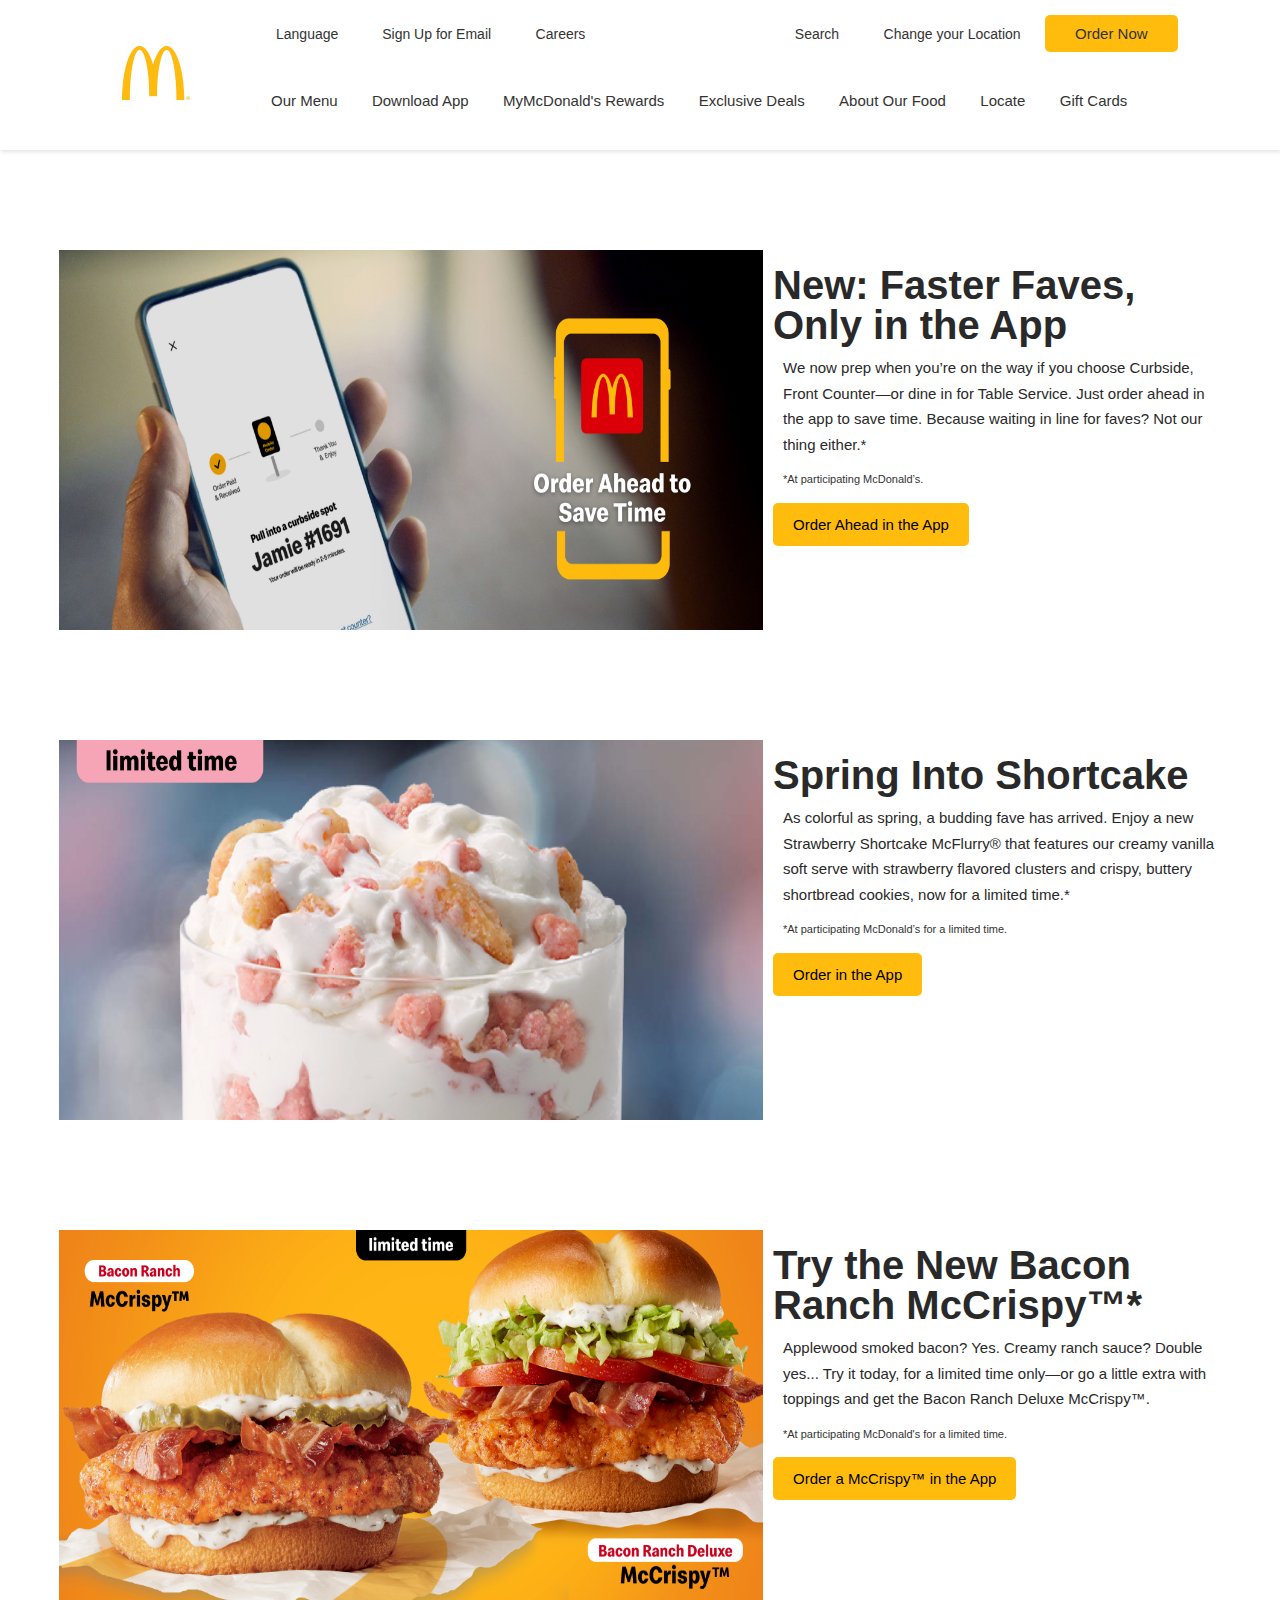
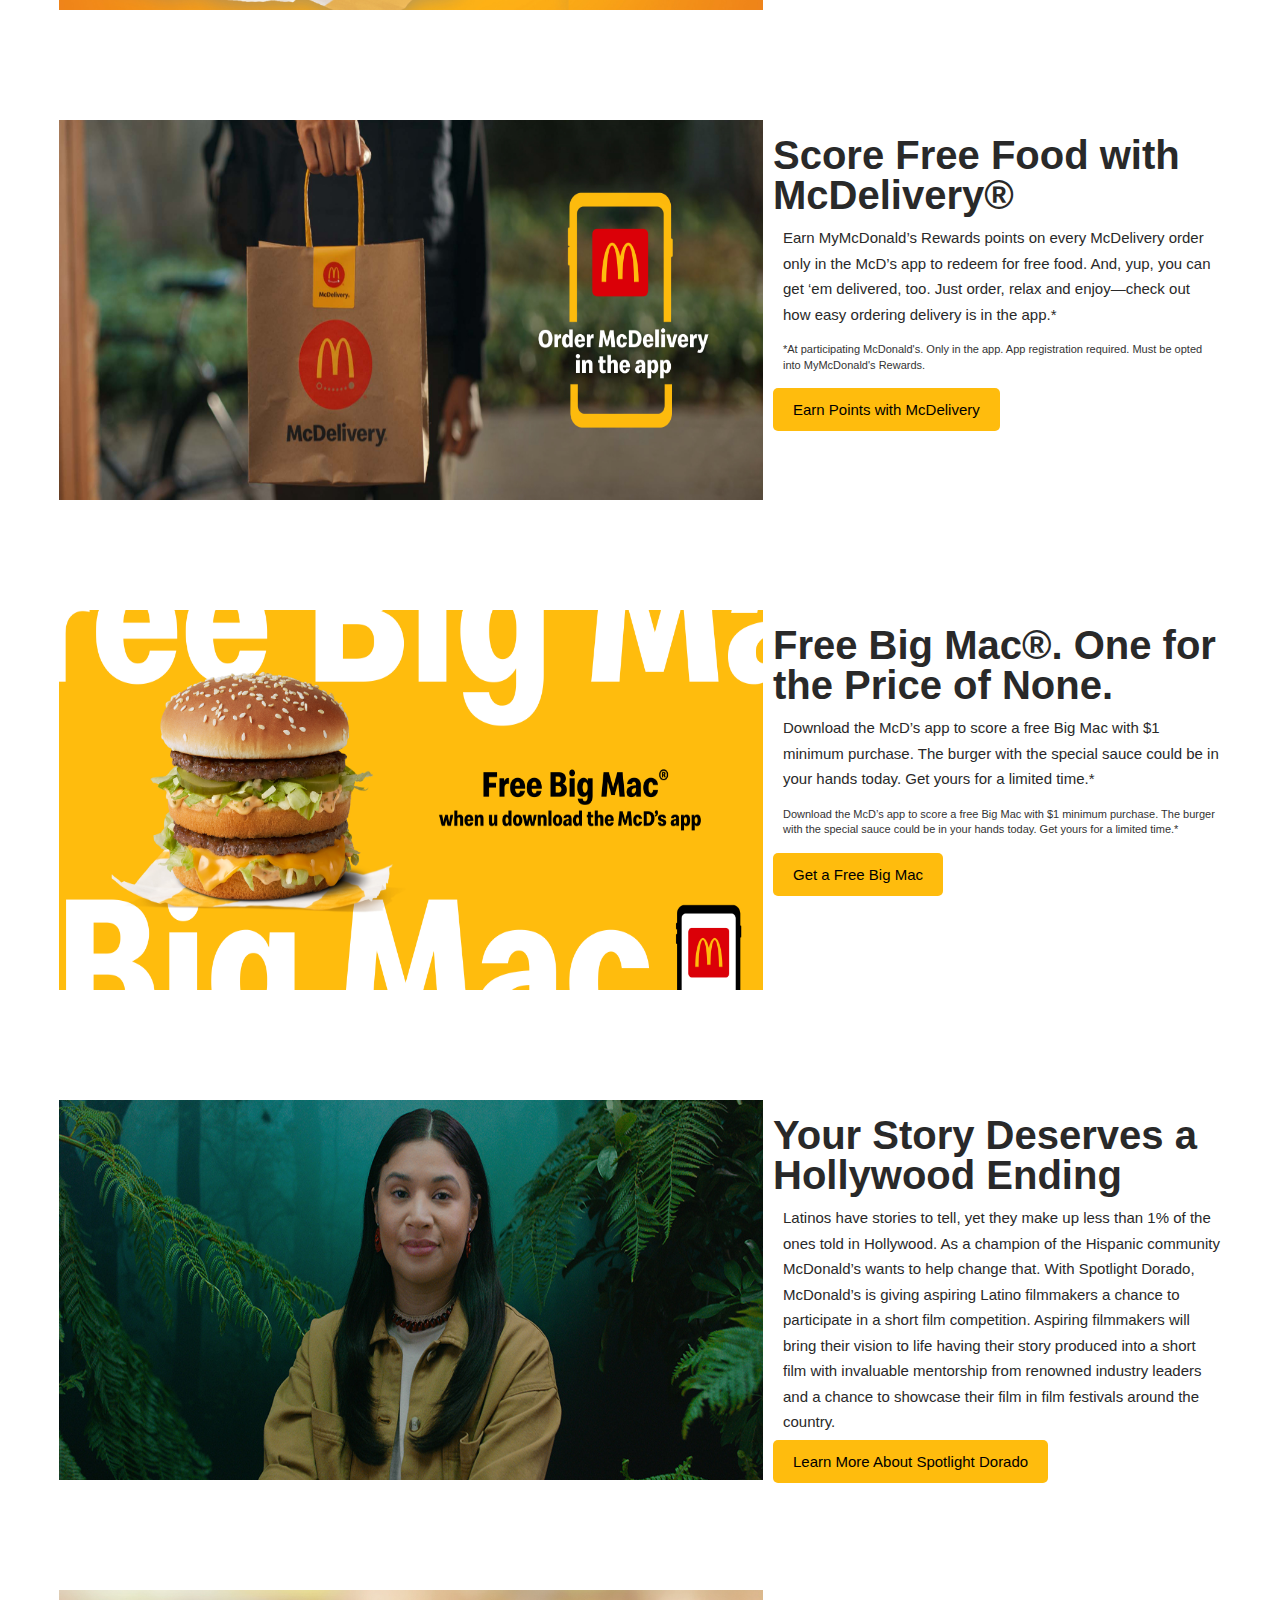
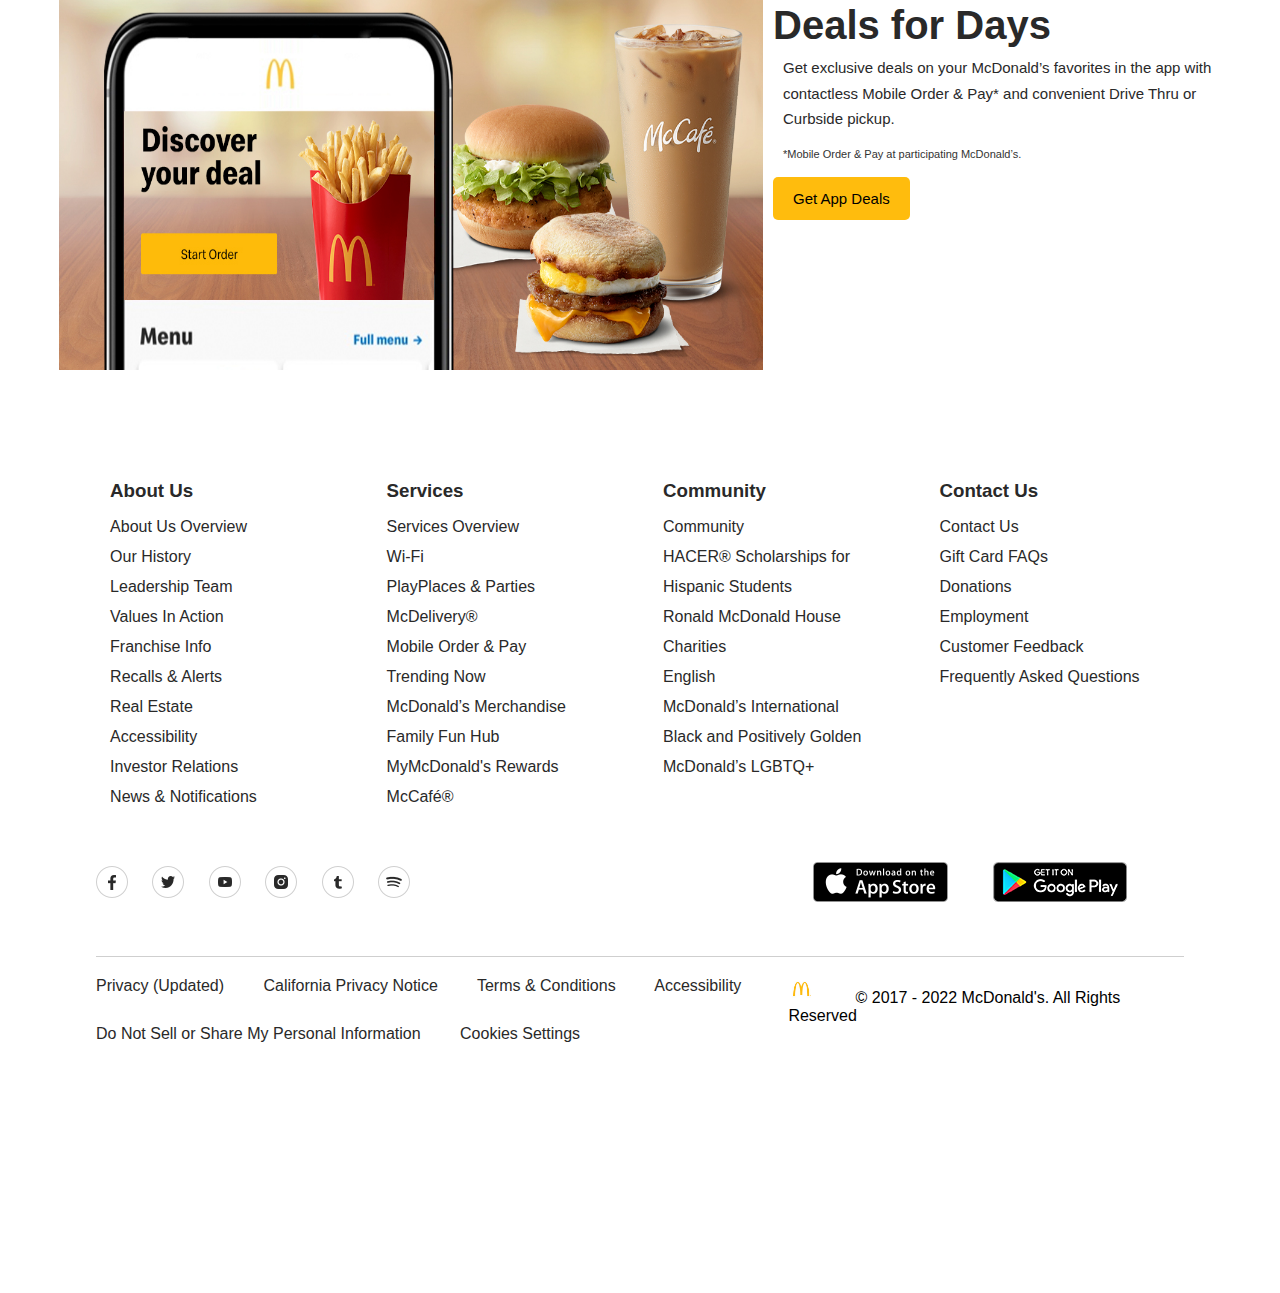
<file: index.html>
<!DOCTYPE html>
<html lang="en">

<head>
    <meta charset="UTF-8">
    <meta http-equiv="X-UA-Compatible" content="IE=edge">
    <meta name="viewport" content="width=device-width, initial-scale=1.0">
    <link rel="stylesheet" href="CSS/style.css">
    <link rel="icon" type="image/png" href="./classOne/img/favicon.ico" />
    <title>McDonald's: Home</title>
</head>

<body>
    <!-- NAVIGATION BAR -->

    <div class="navigation">
        <div class="container">


            <div class="logo">
                <a href="index.html"> <img src="./classOne/img/arches-logo_108x108.jpg" alt=""></a>
            </div>

            <div class="navbar">

                <div class="topnav">

                    <div class="nav1">
                        <a href="">Language </a>
                        <a href="">Sign Up for Email</a>
                        <a href="">Careers</a>
                    </div>

                    <div class="nav2">
                        <a href=""> Search</a>
                        <a href=""> Change your Location</a>
                        <button><a href="">Order Now</a></button>
                    </div>
                </div>

                <div class="bottomnav">
                    <div class="nav3">
                        <a href="">Our Menu </a>
                        <a href="download.html">Download App</a>
                        <a href="">MyMcDonald's Rewards</a>
                        <a href="">Exclusive Deals</a>
                        <a href="About_food.html">About Our Food</a>
                        <a href="">Locate</a>
                        <a href="">Gift Cards</a>
                    </div>
                </div>

            </div>
        </div>
    </div>


    <!-- SECTION 1 -->
    <div class="section1">
        <div class="sec1_img"><img src="./classOne/img/1PUB_ROA_2336x1040v2.jpg" alt="image1"></div>

        <div class="sec1_text">

            <h2> New: Faster Faves, Only in the App</h2>
            <p class="dis">
                We now prep when you’re on the way if you choose Curbside, Front Counter—or dine in for Table Service.
                Just order ahead in the app to save time. Because waiting in line for faves? Not our thing either.*
            </p>

            <p class="note">*At participating McDonald’s.</p>

            <button class="sec">Order Ahead in the App</button>
        </div>
    </div>

    <!-- SECTION 2 -->
    <div class="section1">
        <div class="sec1_img"><img src="./classOne/img/1pub_StrawberryShortcakeMcFlurry_2336x1040.jpg" alt="image1">
        </div>

        <div class="sec1_text">

            <h2> Spring Into Shortcake</h2>
            <p class="dis">
                As colorful as spring, a budding fave has arrived. Enjoy a new Strawberry Shortcake McFlurry® that
                features our creamy vanilla soft serve with strawberry flavored clusters and crispy, buttery shortbread
                cookies, now for a limited time.*
            </p>

            <p class="note">*At participating McDonald’s for a limited time.</p>

            <button class="sec">Order in the App</button>
        </div>
    </div>

    <!-- SECTION 3 -->
    <div class="section1">
        <div class="sec1_img"><img src="./classOne/img/1PUB_McCrispy_2336x1040.jpg" alt="image1"> </div>

        <div class="sec1_text">

            <h2> Try the New Bacon Ranch McCrispy™*</h2>
            <p class="dis">
                Applewood smoked bacon? Yes. Creamy ranch sauce? Double yes... Try it today, for a limited time only—or
                go a little extra with toppings and get the Bacon Ranch Deluxe McCrispy™.
            </p>

            <p class="note">*At participating McDonald's for a limited time.</p>

            <button class="sec">Order a McCrispy™ in the App</button>
        </div>
    </div>

    <!-- SECTION 4 -->
    <div class="section1">
        <div class="sec1_img"><img src="./classOne/img/1pub_McDeliveryintheApp_Launch_2336x1040_v3.jpg" alt="image1">
        </div>

        <div class="sec1_text">

            <h2> Score Free Food with McDelivery®</h2>
            <p class="dis">
                Earn MyMcDonald’s Rewards points on every McDelivery order only in the McD’s app to redeem for free
                food. And, yup, you can get ‘em delivered, too. Just order, relax and enjoy—check out how easy ordering
                delivery is in the app.*
            </p>

            <p class="note">*At participating McDonald's. Only in the app. App registration required. Must be opted into
                MyMcDonald's Rewards.</p>

            <button class="sec">Earn Points with McDelivery</button>
        </div>
    </div>

    <!-- SECTION 5 -->
    <div class="section1">
        <div class="sec1_img"><img src="./classOne/img/1pub_FreeBigMac_2336x1040v7.jpg" alt="image1"> </div>

        <div class="sec1_text">

            <h2> Free Big Mac®. One for the Price of None.</h2>
            <p class="dis">
                Download the McD’s app to score a free Big Mac with $1 minimum purchase. The burger with the special
                sauce could be in your hands today. Get yours for a limited time.*
            </p>

            <p class="note">Download the McD’s app to score a free Big Mac with $1 minimum purchase. The burger with the
                special sauce could be in your hands today. Get yours for a limited time.*</p>

            <button class="sec">Get a Free Big Mac</button>
        </div>
    </div>

    <!-- SECTION 6 -->
    <div class="section1">
        <div class="sec1_img"><img src="./classOne/img/1PUB_Spotlight_Dorado_1168x520.jpg" alt="image1"> </div>

        <div class="sec1_text">

            <h2> Your Story Deserves a Hollywood Ending</h2>
            <p class="dis">
                Latinos have stories to tell, yet they make up less than 1% of the ones told in Hollywood. As a champion
                of the Hispanic community McDonald’s wants to help change that. With Spotlight Dorado, McDonald’s is
                giving aspiring Latino filmmakers a chance to participate in a short film competition. Aspiring
                filmmakers will bring their vision to life having their story produced into a short film with invaluable
                mentorship from renowned industry leaders and a chance to showcase their film in film festivals around
                the country.
            </p>

            <button class="sec">Learn More About Spotlight Dorado</button>
        </div>
    </div>

    <!-- SECTION 7 -->
    <div class="section1">
        <div class="sec1_img"><img src="./classOne/img/1PUB_Desktop_Deals-v1_1168x520.jpg" alt="image1"> </div>

        <div class="sec1_text">

            <h2> Deals for Days</h2>
            <p class="dis">
                Get exclusive deals on your McDonald’s favorites in the app with contactless Mobile Order & Pay* and
                convenient Drive Thru or Curbside pickup.
            </p>

            <p class="note">*Mobile Order & Pay at participating McDonald’s.</p>

            <button class="sec">Get App Deals</button>
        </div>
    </div>
    <footer>


        <div class="section2">
            <div class="sec2_row">
                <ul>
                    <h3>About Us</h3>
                    <li> About Us Overview</li>
                    <li>Our History</li>
                    <li>Leadership Team</li>
                    <li>Values In Action</li>
                    <li>Franchise Info</li>
                    <li>Recalls & Alerts</li>
                    <li>Real Estate</li>
                    <li>Accessibility</li>
                    <li>Investor Relations</li>
                    <li>News & Notifications</li>
                </ul>

            </div>

            <div class="sec2_row">
                <ul>
                    <h3>Services</h3>
                    <li>Services Overview</li>
                    <li>Wi-Fi</li>
                    <li>PlayPlaces & Parties</li>
                    <li>McDelivery®</li>
                    <li>Mobile Order & Pay</li>
                    <li>Trending Now</li>
                    <li>McDonald’s Merchandise</li>
                    <li>Family Fun Hub</li>
                    <li>MyMcDonald's Rewards</li>
                    <li>McCafé®</li>
                </ul>
            </div>


            <div class="sec2_row">
                <ul>
                    <h3>Community</h3>
                    <li>Community</li>
                    <li>HACER® Scholarships for Hispanic Students</li>
                    <li>Ronald McDonald House Charities</li>
                    <li>English</li>
                    <li>McDonald’s International</li>
                    <li>Black and Positively Golden</li>
                    <li>McDonald’s LGBTQ+</li>
                </ul>
            </div>

            <div class="sec2_row">
                <ul>
                    <h3>Contact Us</h3>
                    <li>Contact Us</li>
                    <li>Gift Card FAQs</li>
                    <li>Donations</li>
                    <li>Employment</li>
                    <li>Customer Feedback</li>
                    <li>Frequently Asked Questions</li>
                </ul>
            </div>
        </div>
        <div class="footernav">
            <div class="social">
                <a class="social" href=""><img src="./classOne/img/facebook.png" alt="facebook"></a>
                <a class="social" href=""><img src="./classOne/img/twitter.png" alt="twitter"></a>
                <a class="social" a href=""><img src="./classOne/img/youtube.png" alt="youtube"></a>
                <a class="social" a href=""><img src="./classOne/img/instagram.png" alt="instagram"></a>
                <a class="social" href=""><img src="./classOne/img/tumblr.png" alt="tumblr"></a>
                <a class="social" href=""><img src="./classOne/img/spotify.png" alt="spotify"></a>
            </div>

            <div class="store">
                <a class="social" href=""><img src="./classOne/img/app_store_badge.png" alt="facebook"></a>
                <a class="social" href=""><img src="./classOne/img/google_play_badge.png" alt="facebook"></a>

            </div>
        </div>

        <div class="end">
            <div class="end1">

                <div class="end_r1">
                    <a class="end1" href="">Privacy (Updated)</a>
                    <a class="end1" href="">California Privacy Notice</a>
                    <a class="end1" href="">Terms & Conditions</a>
                    <a class="end1" href="">Accessibility</a>
                </div>

                <div class="end_r2">
                    <a class="end1 " href="">Do Not Sell or Share My Personal Information</a>
                    <a class="end1 " href="">Cookies Settings</a>
                </div>
            </div>

            <div class="end2">
                <a class="end1" href=""><img src="./classOne/img/arches-logo_108x108.jpg" alt=""></a>
                © 2017 - 2022 McDonald's. All Rights Reserved </div>
        </div>

        </div>

    </footer>



</body>

</html>
</file>
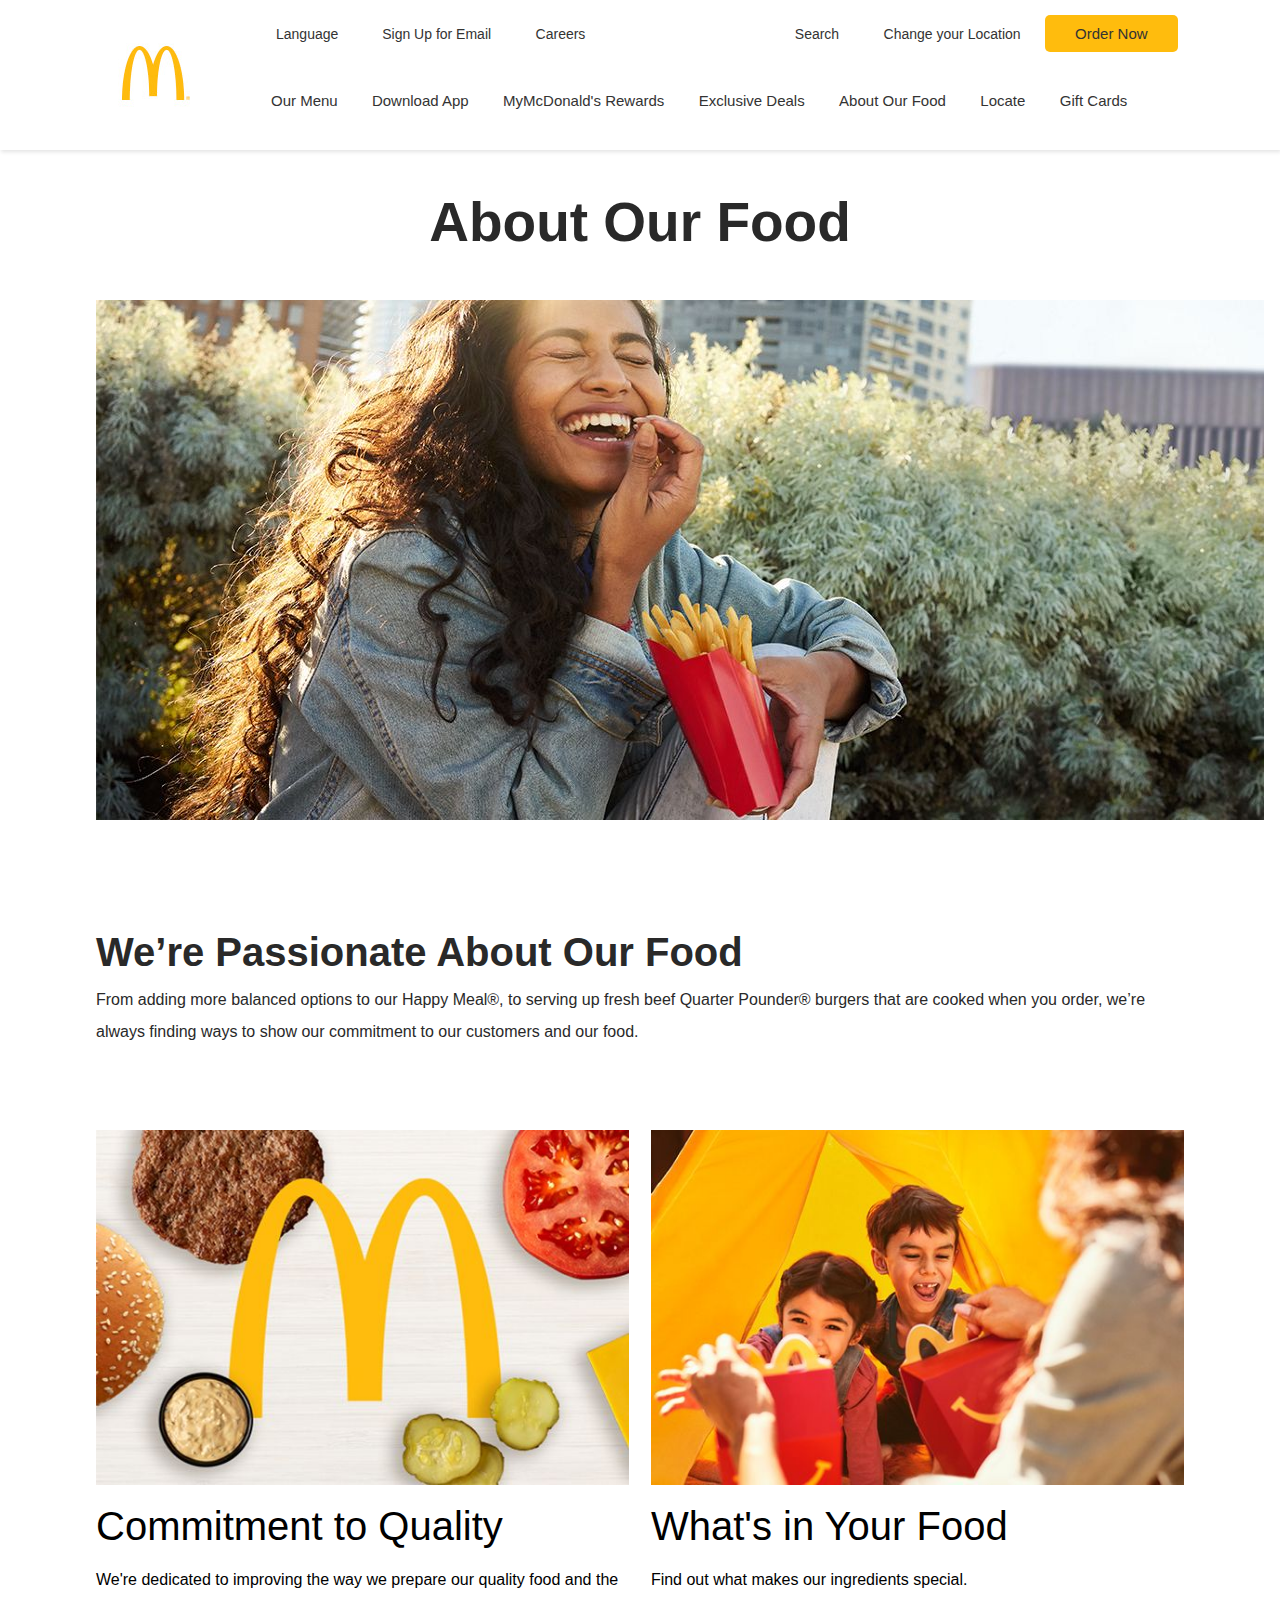
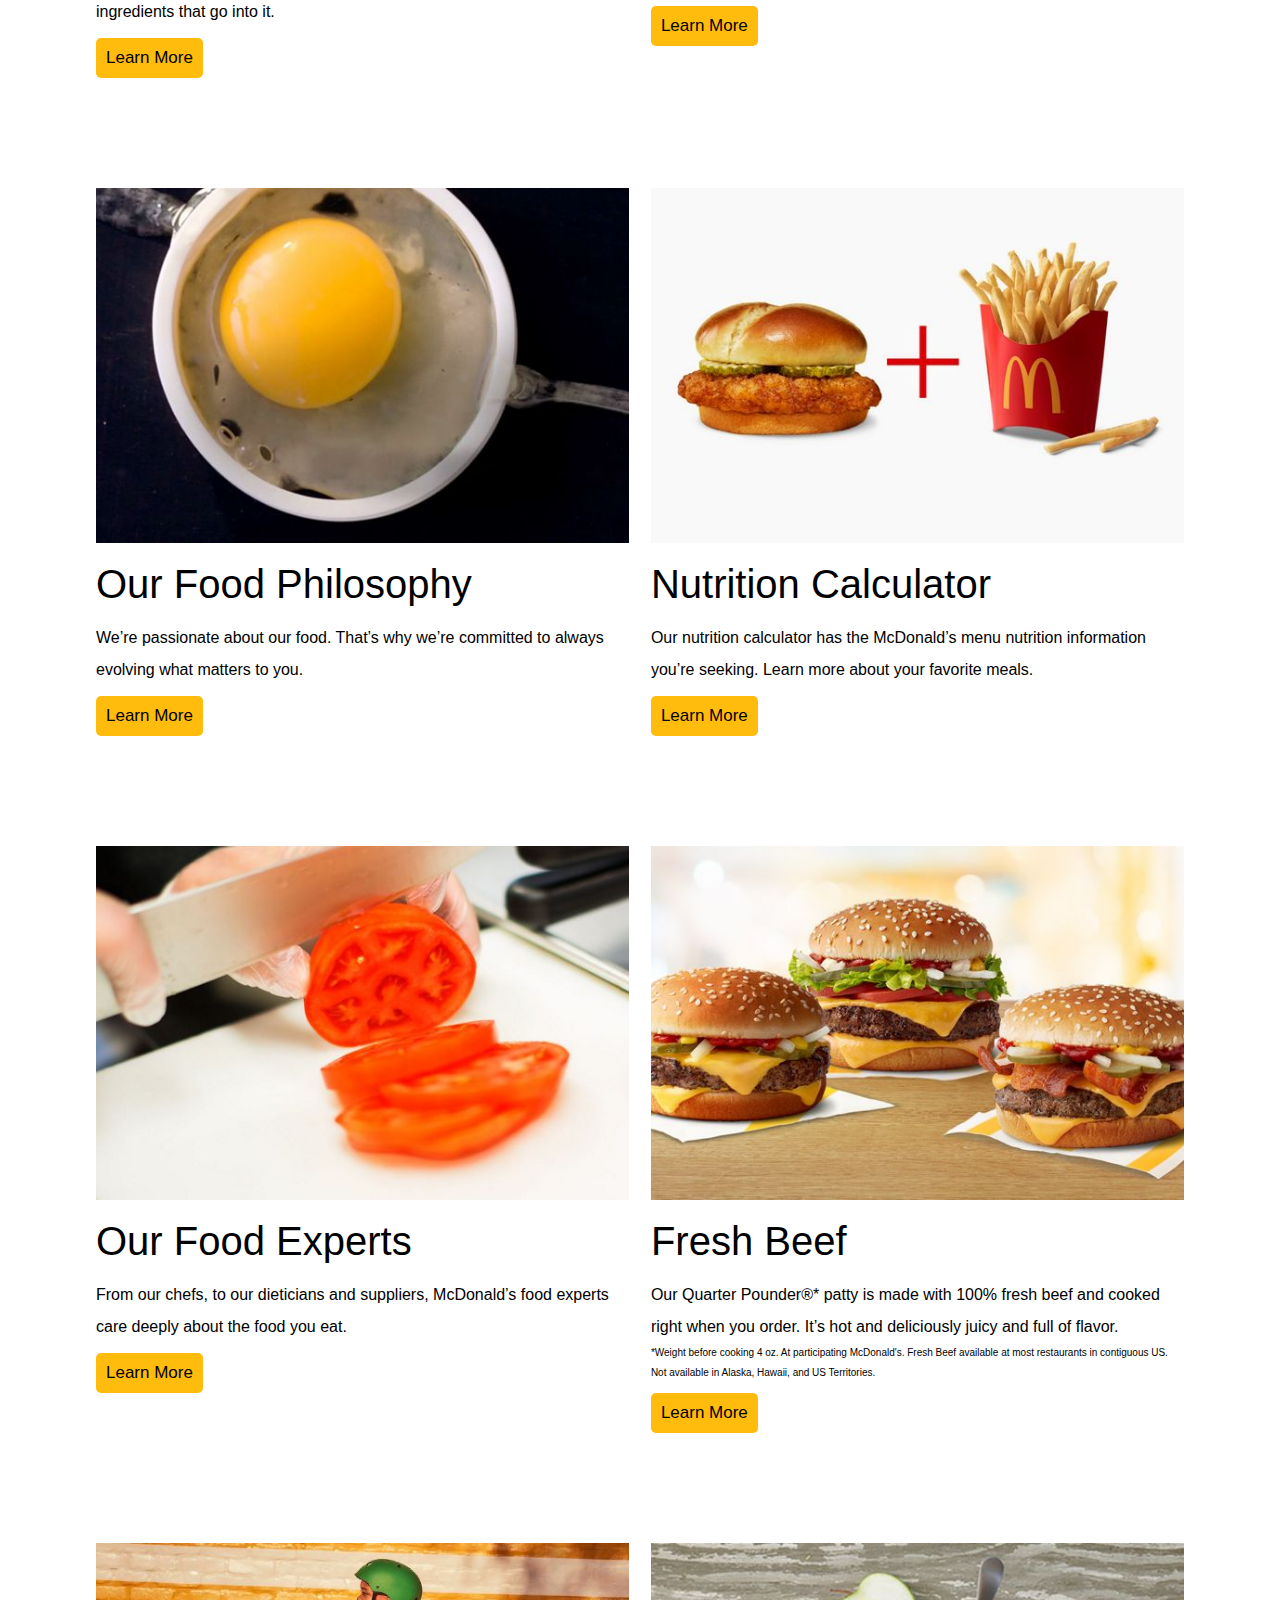
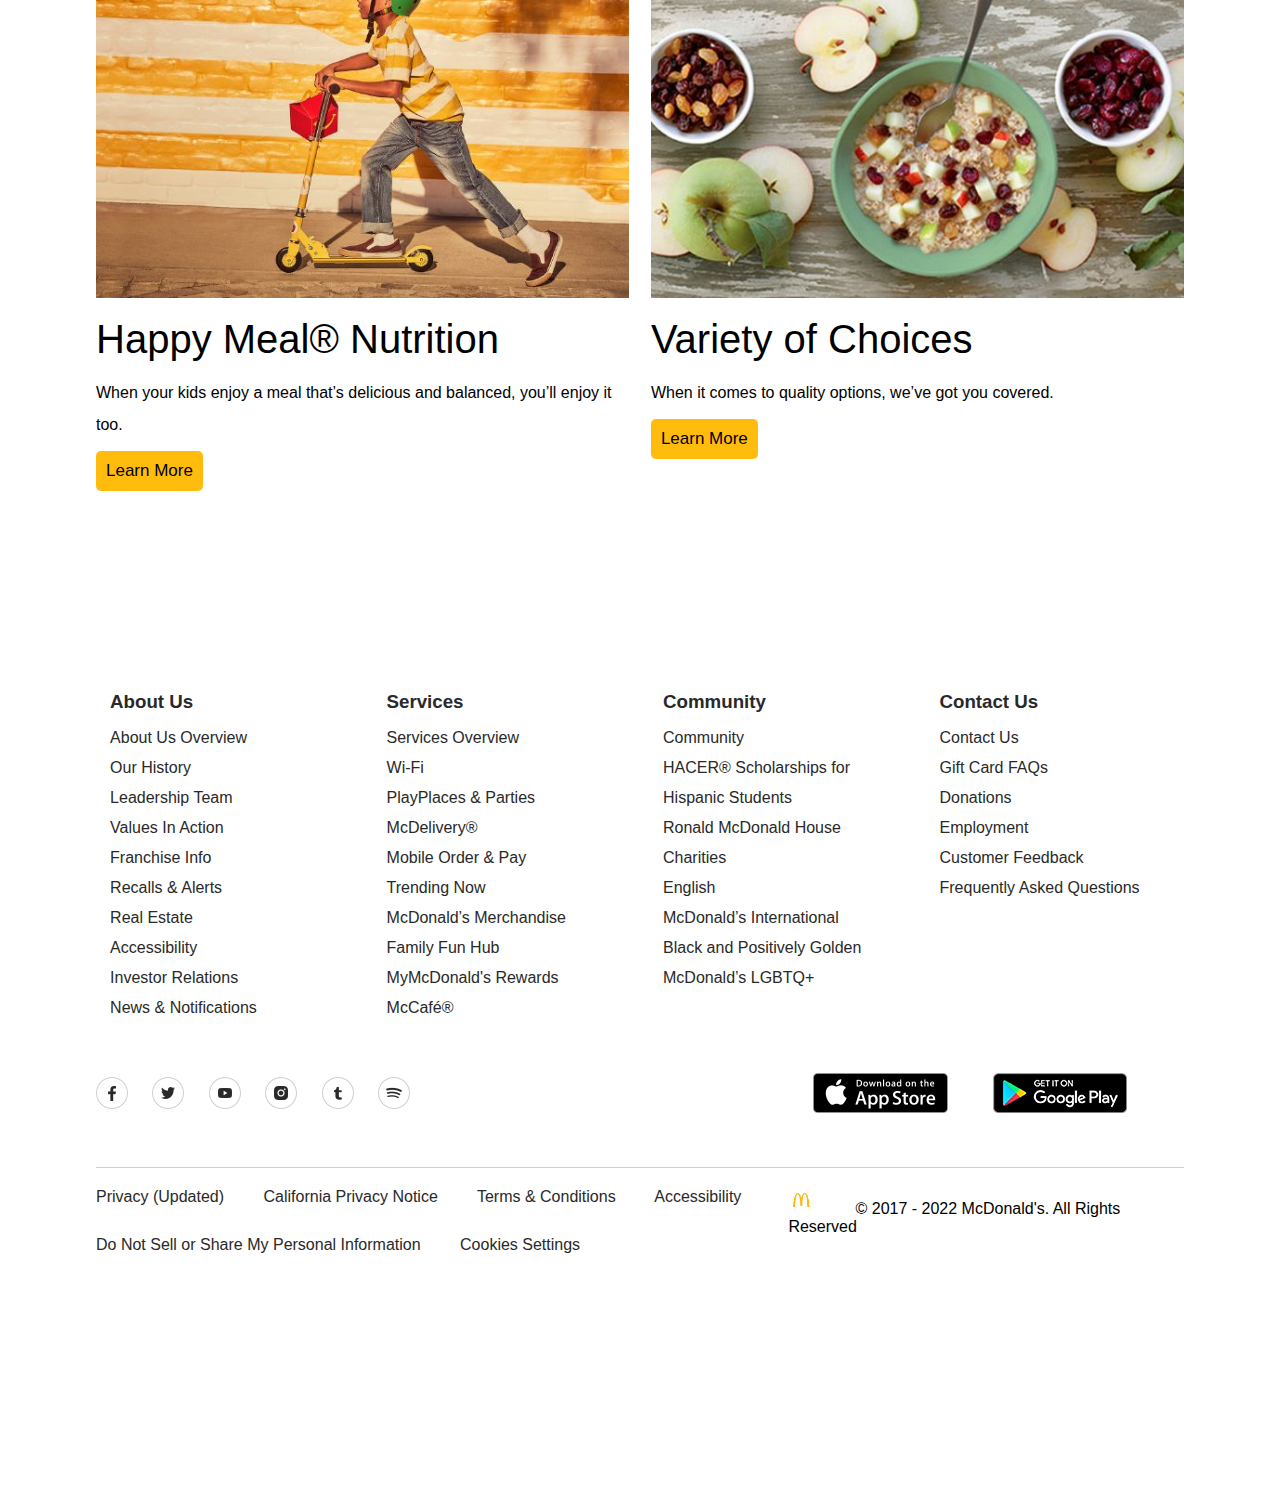
<file: About_food.html>
<!DOCTYPE html>
<html lang="en">

<head>
    <meta charset="UTF-8">
    <meta http-equiv="X-UA-Compatible" content="IE=edge">
    <meta name="viewport" content="width=device-width, initial-scale=1.0">
    <link rel="stylesheet" href="CSS/style.css">
    <link rel="icon" type="image/png" href="./classOne/img/favicon.ico"/>
    <title>McDonald's: About Our Food</title>
</head>

<body>
    <!-- NAVIGATION BAR -->

    <div class="navigation">
        <div class="container">


            <div class="logo">
                <a href="index.html"> <img src="./classOne/img/arches-logo_108x108.jpg" alt=""></a>
            </div>

            <div class="navbar">

                <div class="topnav">

                    <div class="nav1">
                        <a href="">Language </a>
                        <a href="">Sign Up for Email</a>
                        <a href="">Careers</a>
                    </div>

                    <div class="nav2">
                        <a href=""> Search</a>
                        <a href=""> Change your Location</a>
                        <button><a href="">Order Now</a></button>
                    </div>
                </div>

                <div class="bottomnav">
                    <div class="nav3">
                        <a href="">Our Menu </a>
                        <a href="download.html">Download App</a>
                        <a href="">MyMcDonald's Rewards</a>
                        <a href="">Exclusive Deals</a>
                        <a href="About_food.html">About Our Food</a>
                        <a href="">Locate</a>
                        <a href="">Gift Cards</a>
                    </div>
                </div>

            </div>
        </div>
    </div>


    <div class="herosection">
        <h1 class="herosection">About Our Food</h1>

    </div>
    <div class="banner">
        <div class="banner_img">
            <img src="./classOne/img/About_Our_Food_Hero_1260x560_Desktop_hero-desktop.jpg" alt="">
        </div>

    </div>


    <div class="wrapper">
        <div class="wrap">
            <h2>We’re Passionate About Our Food</h2>
            <p>From adding more balanced options to our Happy Meal®, to serving up fresh beef Quarter Pounder® burgers
                that are cooked when you order, we’re always finding ways to show our commitment to our customers and
                our food. </p>
        </div>
    </div>

    <section>
        <div class="teaser">
            <div class="teaser-img">
                <img src="./classOne/img/2_Pub_Commitment_574x384_2-column-desktop.jpg" alt="image">
                <h4>Commitment to Quality</h4>
                <p>We're dedicated to improving the way we prepare our quality food and the ingredients that go into it.</p>
                <button class="btn">Learn More</button>
            </div>

            <div class="teaser-img">
                <img class="fit" src="./classOne/img/2_Pub_Whats_In_Your_Food_574x384_2-column-desktop.jpg" alt="image">
                <h4>What's in Your Food</h4>
                <p>Find out what makes our ingredients special.</p>
                <button class="btn">Learn More</button>
            </div>
        </div>


        

        <div class="teaser">
            <div class="teaser-img">
                <img class="fit" src="./classOne/img/about-food_philosophy_pub-2-col_1110x740_2-column-desktop.jpg" alt="image">
                <h4>Our Food Philosophy</h4>
                <p>We’re passionate about our food. That’s why we’re committed to always evolving what matters to you.</p>
                <button class="btn">Learn More</button>
            </div>

            <div class="teaser-img">
                <img class="fit" src="./classOne/img/TwoPub_Desktop_NutritionCalculator_1110x740_2-column-desktop.jpg" alt="image">
                <h4>Nutrition Calculator</h4>
                <p>Our nutrition calculator has the McDonald’s menu nutrition information you’re seeking. Learn more about your favorite meals.</p>
                <button class="btn">Learn More</button>
            </div>
        </div>




        <div class="teaser">
            <div class="teaser-img">
                <img class="fit" src="./classOne/img/Our_Food_Experts_2-col_1110x740_2-column-desktop.jpg" alt="image">
                <h4>Our Food Experts</h4>
                <p>From our chefs, to our dieticians and suppliers, McDonald’s food experts care deeply about the food you eat.</p>
                <button class="btn">Learn More</button>
            </div>

            <div class="teaser-img">
                <img class="fit" src="./classOne/img/2Pub_QPC_1110x740_2-column-desktop.jpg" alt="image">
                <h4>Fresh Beef</h4>
                <p>Our Quarter Pounder®* patty is made with 100% fresh beef and cooked right when you order. It’s hot and deliciously juicy and full of flavor.</p>
                <p class="teaser_note ">*Weight before cooking 4 oz. At participating McDonald's. Fresh Beef available at most restaurants in contiguous US. Not available in Alaska, Hawaii, and US Territories.</p>
                <button class="btn">Learn More</button>
            </div>
        </div>



        <div class="teaser">
            <div class="teaser-img">
                <img class="fit" src="./classOne/img/2_Pub_Happy_Meal_574x384_2-column-desktop.jpg" alt="image">
                <h4>Happy Meal® Nutrition</h4>
                <p>When your kids enjoy a meal that’s delicious and balanced, you’ll enjoy it too.</p>
                <button class="btn">Learn More</button>
            </div>

            <div class="teaser-img">
                <img class="fit" src="./classOne/img/Variety_2Col_1110x740_Desktop_2-column-desktop.jpg" alt="image">
                <h4>Variety of Choices</h4>
                <p>When it comes to quality options, we’ve got you covered.</p>
                <button class="btn">Learn More</button>
            </div>
        </div>


    </section>




    <footer>


        <div class="section2">
            <div class="sec2_row">
                <ul>
                    <h3>About Us</h3>
                    <li> About Us Overview</li>
                    <li>Our History</li>
                    <li>Leadership Team</li>
                    <li>Values In Action</li>
                    <li>Franchise Info</li>
                    <li>Recalls & Alerts</li>
                    <li>Real Estate</li>
                    <li>Accessibility</li>
                    <li>Investor Relations</li>
                    <li>News & Notifications</li>
                </ul>

            </div>

            <div class="sec2_row">
                <ul>
                    <h3>Services</h3>
                    <li>Services Overview</li>
                    <li>Wi-Fi</li>
                    <li>PlayPlaces & Parties</li>
                    <li>McDelivery®</li>
                    <li>Mobile Order & Pay</li>
                    <li>Trending Now</li>
                    <li>McDonald’s Merchandise</li>
                    <li>Family Fun Hub</li>
                    <li>MyMcDonald's Rewards</li>
                    <li>McCafé®</li>
                </ul>
            </div>


            <div class="sec2_row">
                <ul>
                    <h3>Community</h3>
                    <li>Community</li>
                    <li>HACER® Scholarships for Hispanic Students</li>
                    <li>Ronald McDonald House Charities</li>
                    <li>English</li>
                    <li>McDonald’s International</li>
                    <li>Black and Positively Golden</li>
                    <li>McDonald’s LGBTQ+</li>
                </ul>
            </div>

            <div class="sec2_row">
                <ul>
                    <h3>Contact Us</h3>
                    <li>Contact Us</li>
                    <li>Gift Card FAQs</li>
                    <li>Donations</li>
                    <li>Employment</li>
                    <li>Customer Feedback</li>
                    <li>Frequently Asked Questions</li>
                </ul>
            </div>
        </div>
        <div class="footernav">
            <div class="social">
                <a class="social" href=""><img src="./classOne/img/facebook.png" alt="facebook"></a>
                <a class="social" href=""><img src="./classOne/img/twitter.png" alt="twitter"></a>
                <a class="social" a href=""><img src="./classOne/img/youtube.png" alt="youtube"></a>
                <a class="social" a href=""><img src="./classOne/img/instagram.png" alt="instagram"></a>
                <a class="social" href=""><img src="./classOne/img/tumblr.png" alt="tumblr"></a>
                <a class="social" href=""><img src="./classOne/img/spotify.png" alt="spotify"></a>
            </div>

            <div class="store">
                <a class="social" href=""><img src="./classOne/img/app_store_badge.png" alt="facebook"></a>
                <a class="social" href=""><img src="./classOne/img/google_play_badge.png" alt="facebook"></a>

            </div>
        </div>

        <div class="end">
            <div class="end1">

                <div class="end_r1">
                    <a class="end1" href="">Privacy (Updated)</a>
                    <a class="end1" href="">California Privacy Notice</a>
                    <a class="end1" href="">Terms & Conditions</a>
                    <a class="end1" href="">Accessibility</a>
                </div>

                <div class="end_r2">
                    <a class="end1 " href="">Do Not Sell or Share My Personal Information</a>
                    <a class="end1 " href="">Cookies Settings</a>
                </div>
            </div>

            <div class="end2">
                <a class="end1" href=""><img src="./classOne/img/arches-logo_108x108.jpg" alt=""></a>
                © 2017 - 2022 McDonald's. All Rights Reserved </div>
        </div>

        </div>

    </footer>
</body>

</html>
</file>
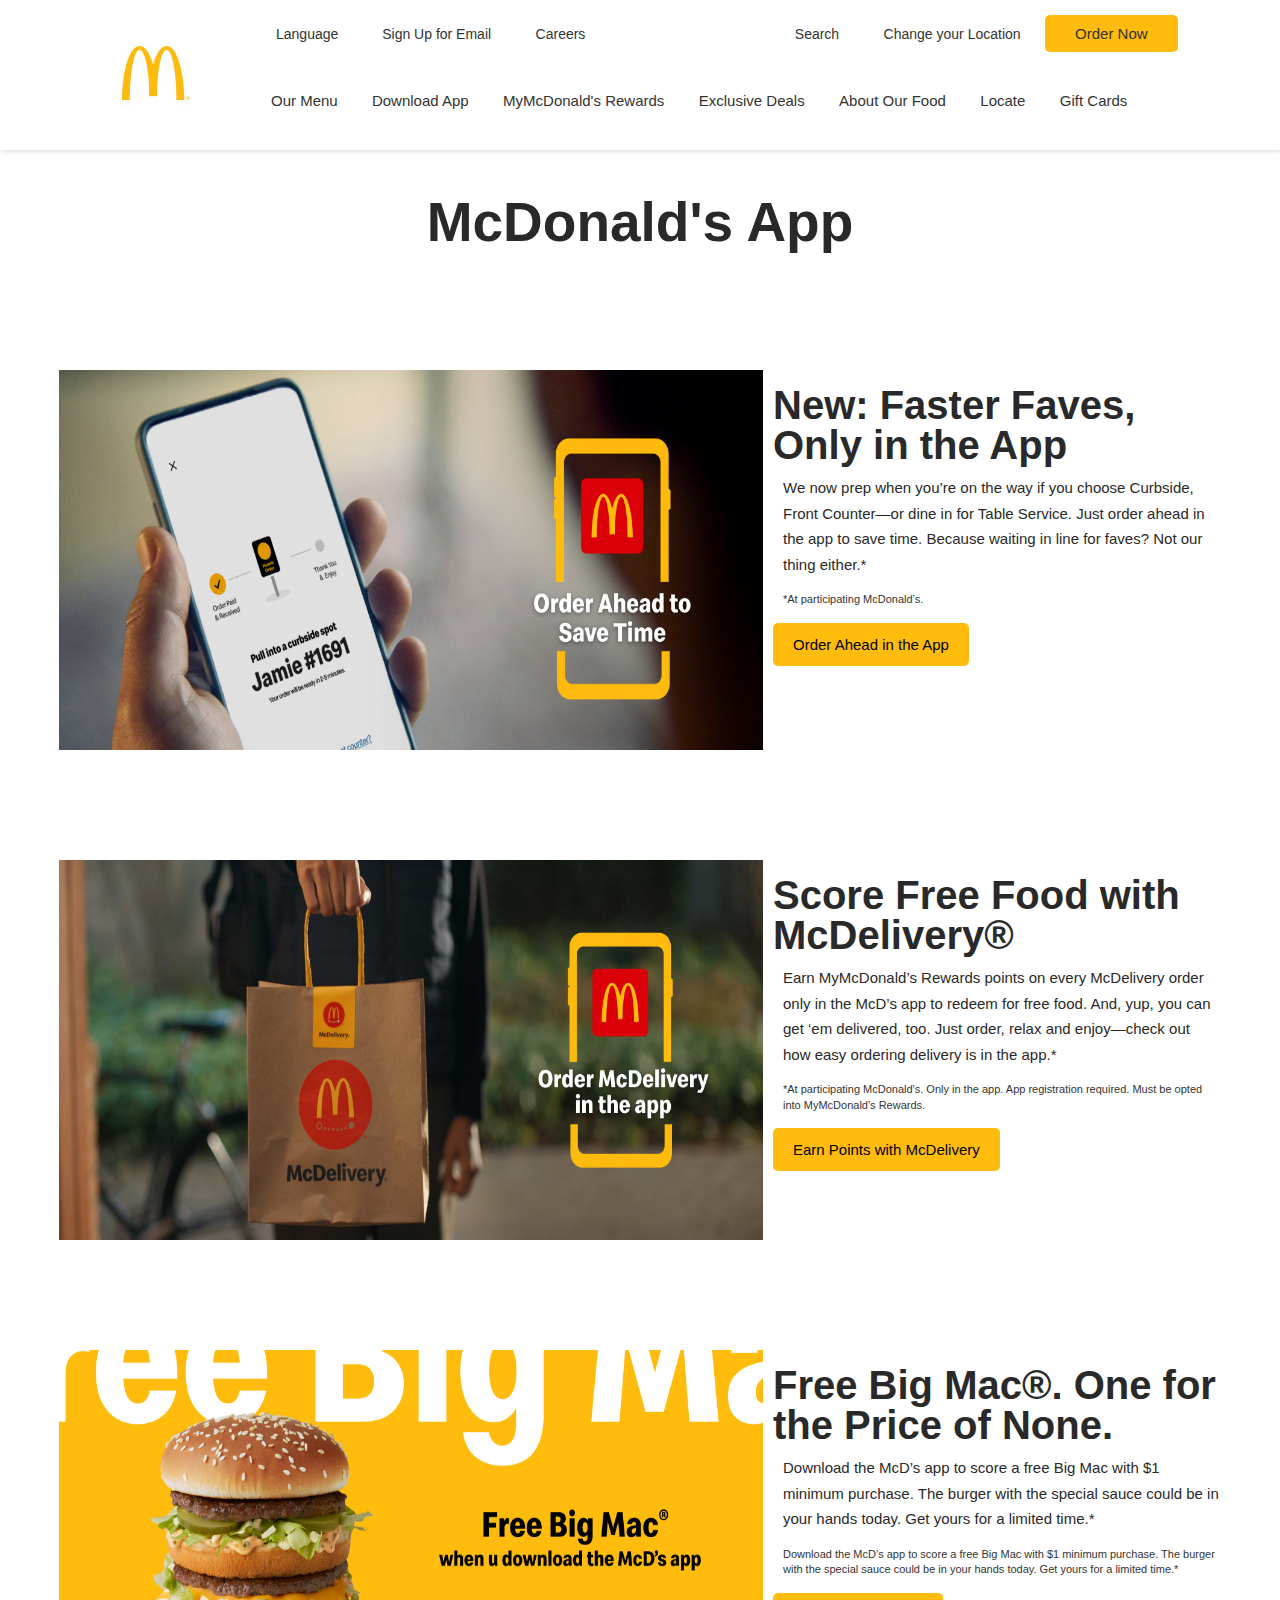
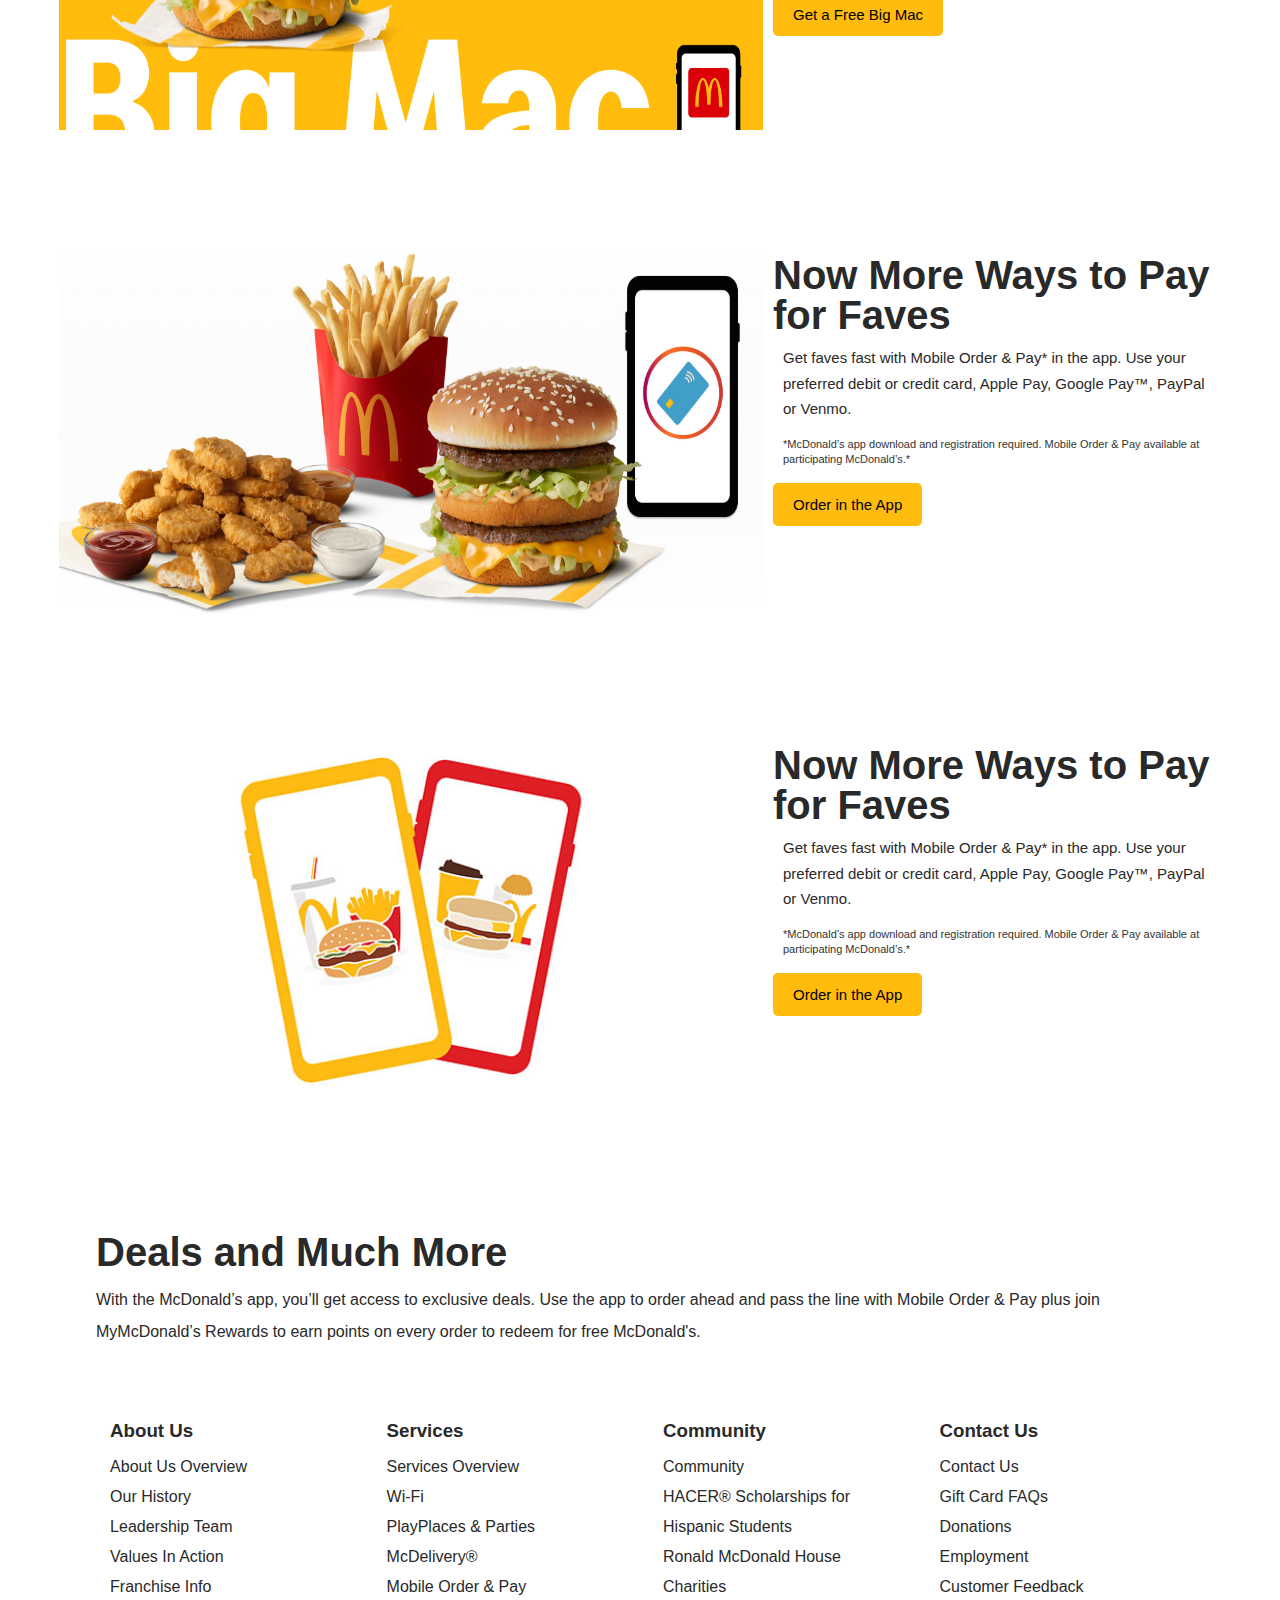
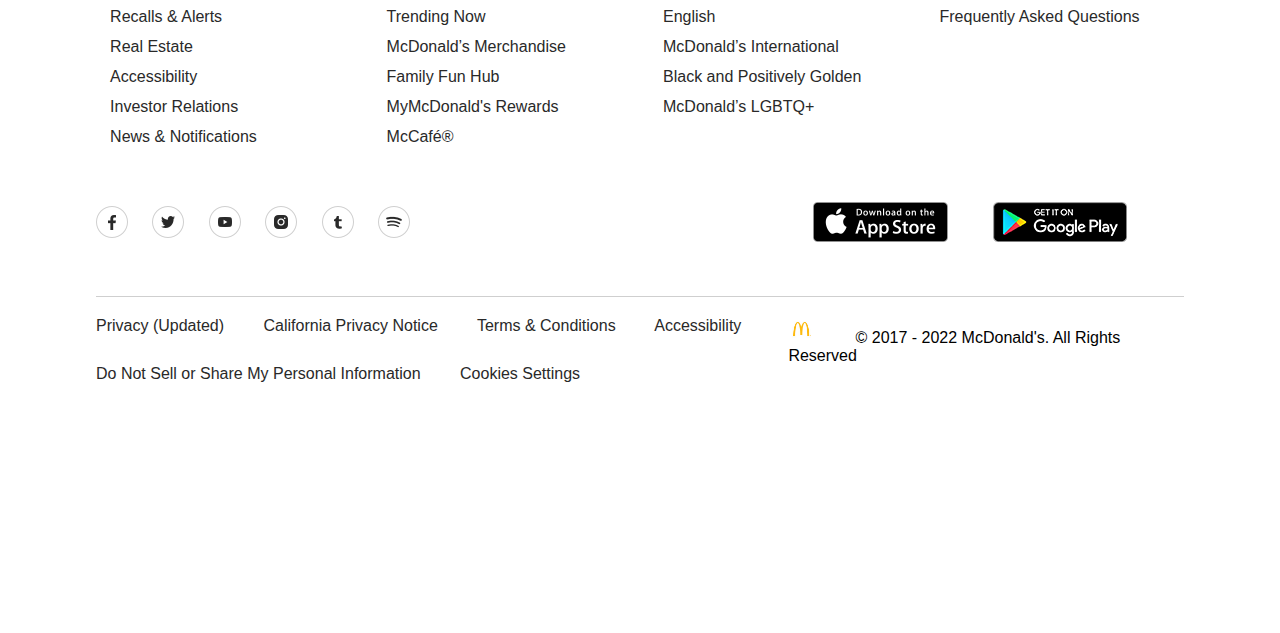
<file: download.html>
<!DOCTYPE html>
<html lang="en">

<head>
    <meta charset="UTF-8">
    <meta http-equiv="X-UA-Compatible" content="IE=edge">
    <meta name="viewport" content="width=device-width, initial-scale=1.0">
    <link rel="stylesheet" href="CSS/style.css">
    <link rel="icon" type="image/png" href="./classOne/img/favicon.ico"/>
    <title>McDonald's: Download</title>
</head>

<body>

    <div class="navigation">
        <div class="container">


            <div class="logo">
                <a href="index.html"> <img src="./classOne/img/arches-logo_108x108.jpg" alt=""></a>
            </div>

            <div class="navbar">

                <div class="topnav">

                    <div class="nav1">
                        <a href="">Language </a>
                        <a href="">Sign Up for Email</a>
                        <a href="">Careers</a>
                    </div>

                    <div class="nav2">
                        <a href=""> Search</a>
                        <a href=""> Change your Location</a>
                        <button><a href="">Order Now</a></button>
                    </div>
                </div>

                <div class="bottomnav">
                    <div class="nav3">
                        <a href="">Our Menu </a>
                        <a href="download.html">Download App</a>
                        <a href="">MyMcDonald's Rewards</a>
                        <a href="">Exclusive Deals</a>
                        <a href="About_food.html">About Our Food</a>
                        <a href="">Locate</a>
                        <a href="">Gift Cards</a>
                    </div>
                </div>

            </div>
        </div>
    </div>


    <div class="herosection">
        <h1 class="herosection">McDonald's App</h1>

    </div>



    <!-- SECTION 1 -->
    <div class="section1">
        <div class="sec1_img"><img src="./classOne/img/1PUB_ROA_2336x1040v2.jpg" alt="image1"></div>

        <div class="sec1_text">

            <h2> New: Faster Faves, Only in the App</h2>
            <p class="dis">
                We now prep when you’re on the way if you choose Curbside, Front Counter—or dine in for Table Service.
                Just order ahead in the app to save time. Because waiting in line for faves? Not our thing either.*
            </p>

            <p class="note">*At participating McDonald’s.</p>

            <button class="sec">Order Ahead in the App</button>
        </div>
    </div>


    <div class="section1">
        <div class="sec1_img"><img src="./classOne/img/1pub_McDeliveryintheApp_Launch_2336x1040_v3.jpg" alt="image1">
        </div>

        <div class="sec1_text">

            <h2> Score Free Food with McDelivery®</h2>
            <p class="dis">
                Earn MyMcDonald’s Rewards points on every McDelivery order only in the McD’s app to redeem for free
                food. And, yup, you can get ‘em delivered, too. Just order, relax and enjoy—check out how easy ordering
                delivery is in the app.*
            </p>

            <p class="note">*At participating McDonald's. Only in the app. App registration required. Must be opted into
                MyMcDonald's Rewards.</p>

            <button class="sec">Earn Points with McDelivery</button>
        </div>
    </div>


    <div class="section1">
        <div class="sec1_img"><img src="./classOne/img/1pub_FreeBigMac_2336x1040v7.jpg" alt="image1"> </div>

        <div class="sec1_text">

            <h2> Free Big Mac®. One for the Price of None.</h2>
            <p class="dis">
                Download the McD’s app to score a free Big Mac with $1 minimum purchase. The burger with the special
                sauce could be in your hands today. Get yours for a limited time.*
            </p>

            <p class="note">Download the McD’s app to score a free Big Mac with $1 minimum purchase. The burger with the
                special sauce could be in your hands today. Get yours for a limited time.*</p>

            <button class="sec">Get a Free Big Mac</button>
        </div>
    </div>


    <div class="section1">
        <div class="sec1_img"><img src="./classOne/img/1PUB_PaypalVenmo_v2_2236x1040.jpg" alt="image1"> </div>

        <div class="sec1_text">

            <h2> Now More Ways to Pay for Faves</h2>
            <p class="dis">
                Get faves fast with Mobile Order & Pay* in the app. Use your preferred debit or credit card, Apple Pay,
                Google Pay™, PayPal or Venmo.
            </p>

            <p class="note">*McDonald’s app download and registration required. Mobile Order & Pay available at
                participating McDonald’s.*</p>

            <button class="sec">Order in the App</button>
        </div>
    </div>

    <div class="section1">
        <div class="sec1_img"><img class="fit" src="./classOne/img/AppPromo_DownloadApp_475x360.jpg" alt="image1">
        </div>

        <div class="sec1_text">

            <h2> Now More Ways to Pay for Faves</h2>
            <p class="dis">
                Get faves fast with Mobile Order & Pay* in the app. Use your preferred debit or credit card, Apple Pay,
                Google Pay™, PayPal or Venmo.
            </p>

            <p class="note">*McDonald’s app download and registration required. Mobile Order & Pay available at
                participating McDonald’s.*</p>

            <button class="sec">Order in the App</button>
        </div>
    </div>


    <div class="wrapper">
        <div class="wrap">
            <h2>Deals and Much More</h2>
            <p>With the McDonald’s app, you’ll get access to exclusive deals. Use the app to order ahead and pass the line
                with Mobile Order & Pay plus join MyMcDonald’s Rewards to earn points on every order to redeem for free
                McDonald's.</p>
        </div>

    </div>





    <footer>


        <div class="section2">
            <div class="sec2_row">
                <ul>
                    <h3>About Us</h3>
                    <li> About Us Overview</li>
                    <li>Our History</li>
                    <li>Leadership Team</li>
                    <li>Values In Action</li>
                    <li>Franchise Info</li>
                    <li>Recalls & Alerts</li>
                    <li>Real Estate</li>
                    <li>Accessibility</li>
                    <li>Investor Relations</li>
                    <li>News & Notifications</li>
                </ul>

            </div>

            <div class="sec2_row">
                <ul>
                    <h3>Services</h3>
                    <li>Services Overview</li>
                    <li>Wi-Fi</li>
                    <li>PlayPlaces & Parties</li>
                    <li>McDelivery®</li>
                    <li>Mobile Order & Pay</li>
                    <li>Trending Now</li>
                    <li>McDonald’s Merchandise</li>
                    <li>Family Fun Hub</li>
                    <li>MyMcDonald's Rewards</li>
                    <li>McCafé®</li>
                </ul>
            </div>


            <div class="sec2_row">
                <ul>
                    <h3>Community</h3>
                    <li>Community</li>
                    <li>HACER® Scholarships for Hispanic Students</li>
                    <li>Ronald McDonald House Charities</li>
                    <li>English</li>
                    <li>McDonald’s International</li>
                    <li>Black and Positively Golden</li>
                    <li>McDonald’s LGBTQ+</li>
                </ul>
            </div>

            <div class="sec2_row">
                <ul>
                    <h3>Contact Us</h3>
                    <li>Contact Us</li>
                    <li>Gift Card FAQs</li>
                    <li>Donations</li>
                    <li>Employment</li>
                    <li>Customer Feedback</li>
                    <li>Frequently Asked Questions</li>
                </ul>
            </div>
        </div>
        <div class="footernav">
            <div class="social">
                <a class="social" href=""><img src="./classOne/img/facebook.png" alt="facebook"></a>
                <a class="social" href=""><img src="./classOne/img/twitter.png" alt="twitter"></a>
                <a class="social" a href=""><img src="./classOne/img/youtube.png" alt="youtube"></a>
                <a class="social" a href=""><img src="./classOne/img/instagram.png" alt="instagram"></a>
                <a class="social" href=""><img src="./classOne/img/tumblr.png" alt="tumblr"></a>
                <a class="social" href=""><img src="./classOne/img/spotify.png" alt="spotify"></a>
            </div>

            <div class="store">
                <a class="social" href=""><img src="./classOne/img/app_store_badge.png" alt="facebook"></a>
                <a class="social" href=""><img src="./classOne/img/google_play_badge.png" alt="facebook"></a>

            </div>
        </div>

        <div class="end">
            <div class="end1">

                <div class="end_r1">
                    <a class="end1" href="">Privacy (Updated)</a>
                    <a class="end1" href="">California Privacy Notice</a>
                    <a class="end1" href="">Terms & Conditions</a>
                    <a class="end1" href="">Accessibility</a>
                </div>

                <div class="end_r2">
                    <a class="end1 " href="">Do Not Sell or Share My Personal Information</a>
                    <a class="end1 " href="">Cookies Settings</a>
                </div>
            </div>

            <div class="end2">
                <a class="end1" href=""><img src="./classOne/img/arches-logo_108x108.jpg" alt=""></a>
                © 2017 - 2022 McDonald's. All Rights Reserved </div>
        </div>

        </div>

    </footer>
</body>

</html>
</file>
<file: CSS/style.css>
* {
    padding: 0px;
    margin: 0px;
    font-family: Speedee, -apple-system, BlinkMacSystemFont, Segoe UI, Roboto, Helvetica Neue, Arial, Noto Sans, sans-serif;
}

.fit{
    object-fit: contain;
}


.navigation {
    box-shadow: 1px 2px 4px rgb(228, 228, 228);
    width: 100%;
}

.container {
    display: flex;
    margin: auto;
    height: 150px;
    width: 90%;
    justify-content: space-evenly;
    align-items: center;
}

.container a {
    text-decoration: none;
    color: #333;
}


.logo {
    width: 10%;

}

.logo img {
    width: 108px;
}

/* NAV BAR SECTION */
.navbar {
    width: 80%;
    height: inherit;
}

/* TOP NAVIGATION */
.topnav {
    height: 45%;
    display: flex;
    align-items: center;
    justify-content: space-between;
}

.topnav a {
    margin: 0px 20px 0px;
    font-size: 14px;

}

button {
    background-color: #ffbc0d;
    border: none;
    border-radius: 5px;
    padding: 10px;
}

.nav2 button a {
    text-align: center;
    display: block;
    font-size: 15px;
}

.bottomnav {
    height: 45%;
    display: flex;
    align-items: center;
}

.bottomnav a {
    margin: 0px 15px 0px;
    font-size: 15px;
}

/* SECTION 1 */
.section1 {
    width: 100%;
    display: flex;
    margin: auto;
    justify-content: center;
    height: 400px;
    align-items: center;
    margin-top: 90px;
}

.sec1_img {
    width: 55%;
    height: 95%;
}

.sec1_img img {
    width: 100%;
    height: 100%;
}

.sec1_text {
    width: 35%;
    height: 100%;
    color: #333;
    margin-left: 10px;
    margin-top: 50px;

}

.sec1_text h2 {
    font-size: 40px;
    color: #292929;
    line-height: 1;
}

p.dis {
    font-size: 15px;
    line-height: 1.7;
    margin: 10px 0px 5px 10px;
    color: #292929;
}

P.note {

    font-size: 11px;
    line-height: 1.42857143;
    margin: 15px 0px 15px 10px;
}

button.sec {
    background-color: #ffbc0d;
    border: none;
    border-radius: 5px;
    font-size: 15px;
    padding: 13px 20px;
    display: block;
}

.section2 {
    width: 90%;
    justify-content: space-evenly;
    display: flex;
    margin: auto;
}

.sec2_row {
    width: 20%;
    height: auto;
    color: #292929;
    display: flex;
    margin-top: 100px;
}

.sec2_row li {
    list-style: none;
    display: list-item;
    line-height: 30px;
}

.sec2_row h3 {
    margin-bottom: 10px;
}

.footernav {
    width: 85%;
    display: flex;
    margin: auto;
    justify-content: space-between;
    align-items: center;
    padding-bottom: 50px;
    border-bottom: 1px solid #cfcfcf;

}


.social {
    width: 50%;
    margin-top: 50px;
    
}

a.social {
    margin-right: 20px;
}

.store {
    width: 35%;
    margin-top: 50px;
}

.end {
    width: 85%;
    display: flex;
    justify-content: space-between;
    margin: auto;
    height: auto;
    align-items: center;
}

.end1 {
    width: 70%;
    margin-top:20px;
}

.end_r1{
    width: 100%;
    margin-bottom: 30px;
}

.end_r2{
    width: 100%;
}


a.end1 {
    text-decoration: none;
    color: #292929;
    margin-right: 35px;
}

.end2 {
    width: 40%;
    height: inherit;
}

.end2 img{
    width: 7%;

}

footer{
    margin-bottom: 250px;
}

/* DOWNLOAD PAGE  */
.herosection{
    height: 80px;
    width: 100%;
    color: #292929;
}

h1.herosection{
    font-size: 55px;
    margin-top: 40px;
    text-align: center;
}
.wrapper{
    margin-top: 100px;
    width: 100%;
    height: 100px;

}
.wrap{
    width: 85%;
    margin: auto;
    color: #292929;
}

.wrap h2 {
    font-size: 40px;
    line-height: 1.6;
}

.wrap p {
    line-height: 2;
}

/* ABOUT OUR FOOD */

.banner{
    width: 100%;
    height: auto;
    margin-top: 30px;
}

.banner_img{
    width: 85%;
    height: 520px;
    margin: auto;
}

.banner_img img{
    object-fit: contain;
}


section{
    width: 100%;
    margin-top: 100px;
    margin-bottom: 100px;
}

.teaser{
    display: flex;
    justify-content: space-between;
    width: 85%;
    margin: auto;
    margin-top: 110px;
}

.teaser-img{
    width: 49%;
}

.teaser-img img{
    width: 100%;
    height: inherit;
    object-fit: contain;
}

.teaser-img img:hover{
box-shadow: 2px 3px 5px rgb(201, 201, 201);
}
.btn{
    display: inline-block;
    font-size: 17px;
    margin-top: 10px;
}

.teaser-img h4{
    font-size: 40px;
    margin: 15px 0px;
    font-weight: 400;
}
.teaser-img p{
    font-size: 16px;
    line-height: 2;
}

p.teaser_note {
    font-size: 10px;
}
</file>
